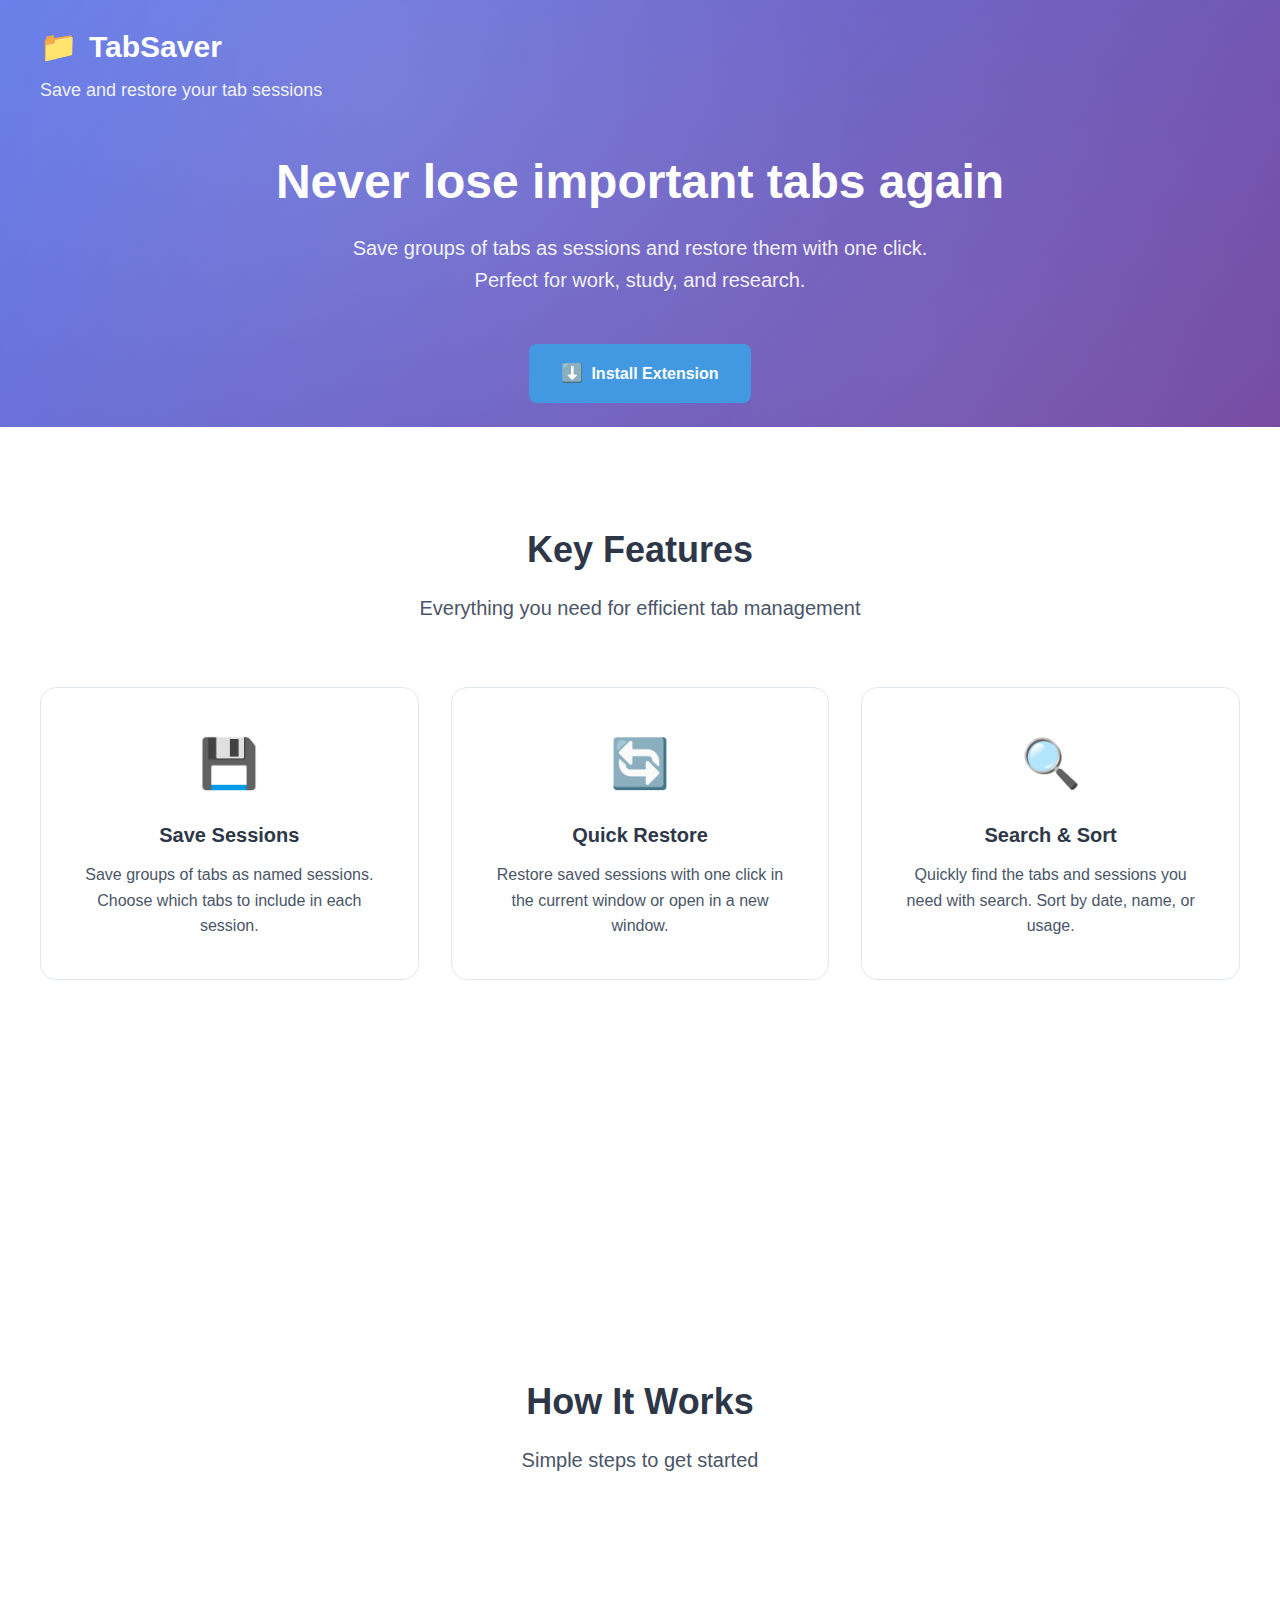
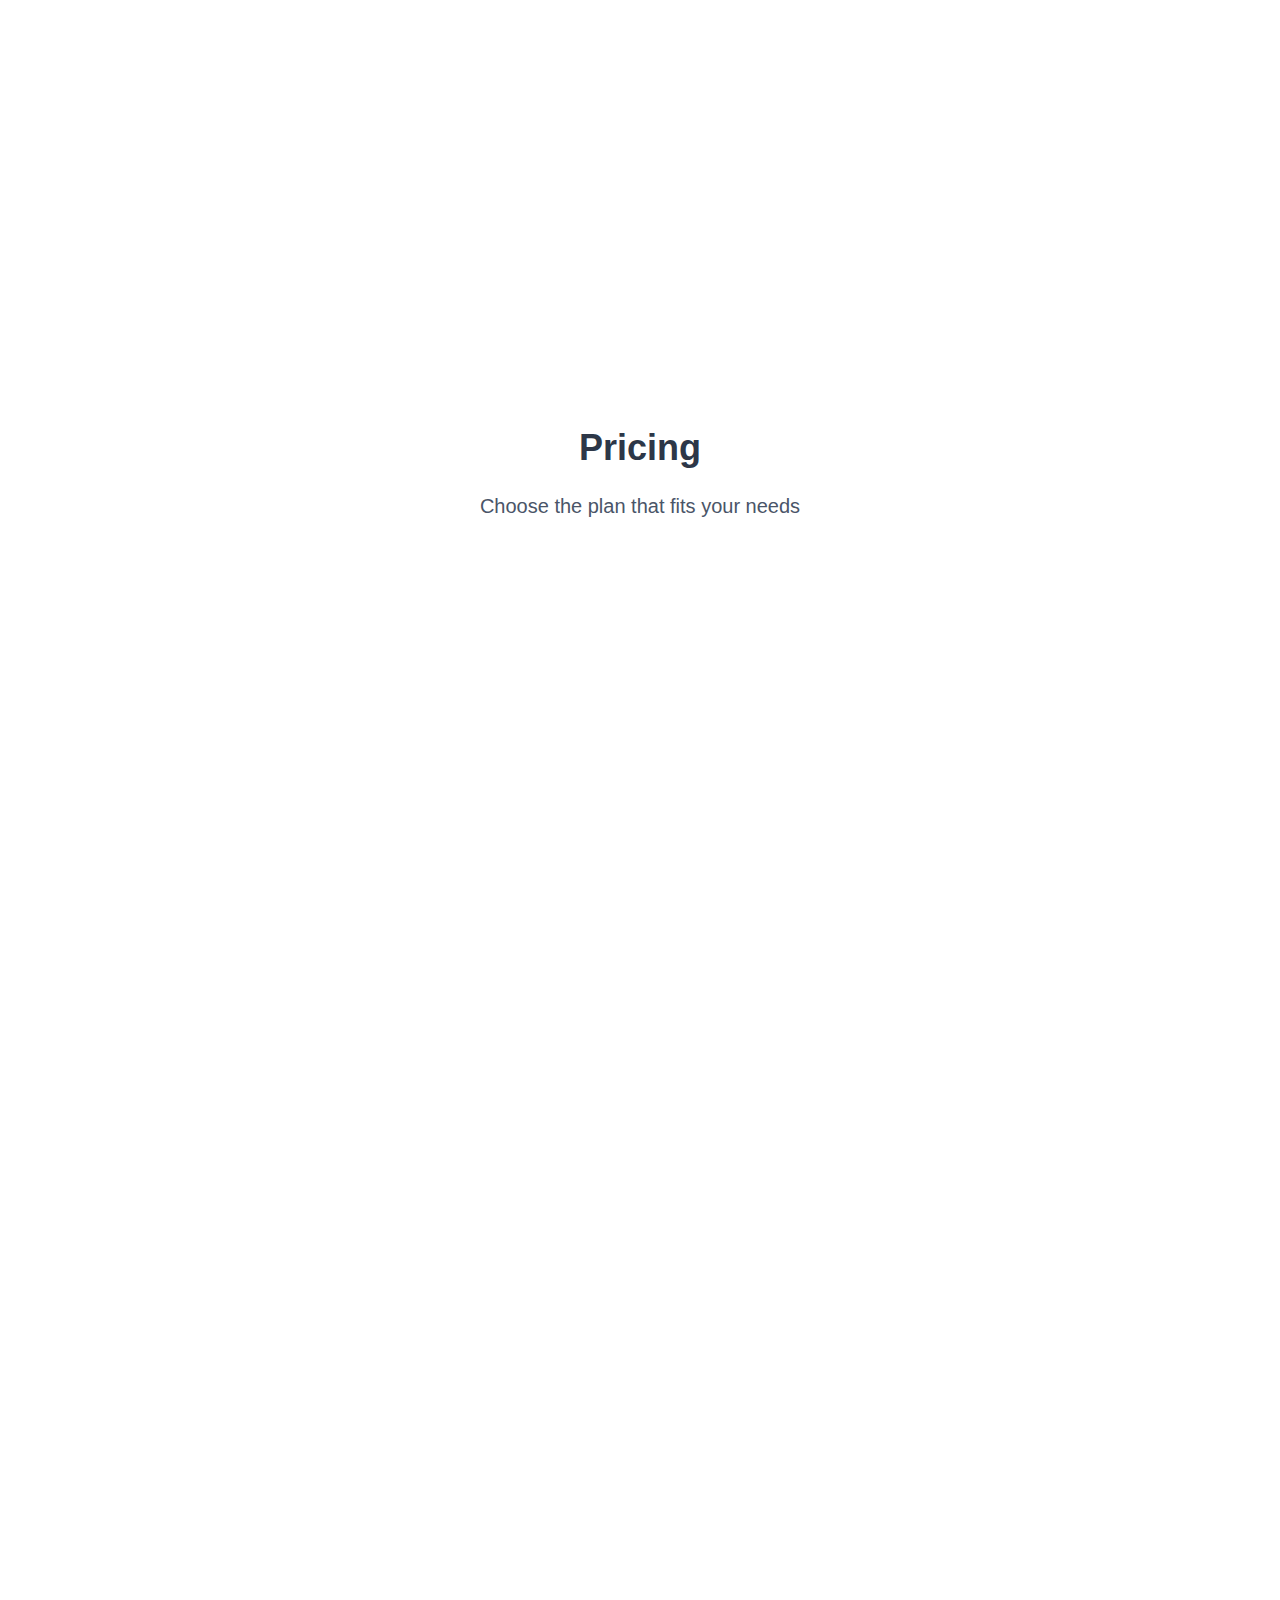
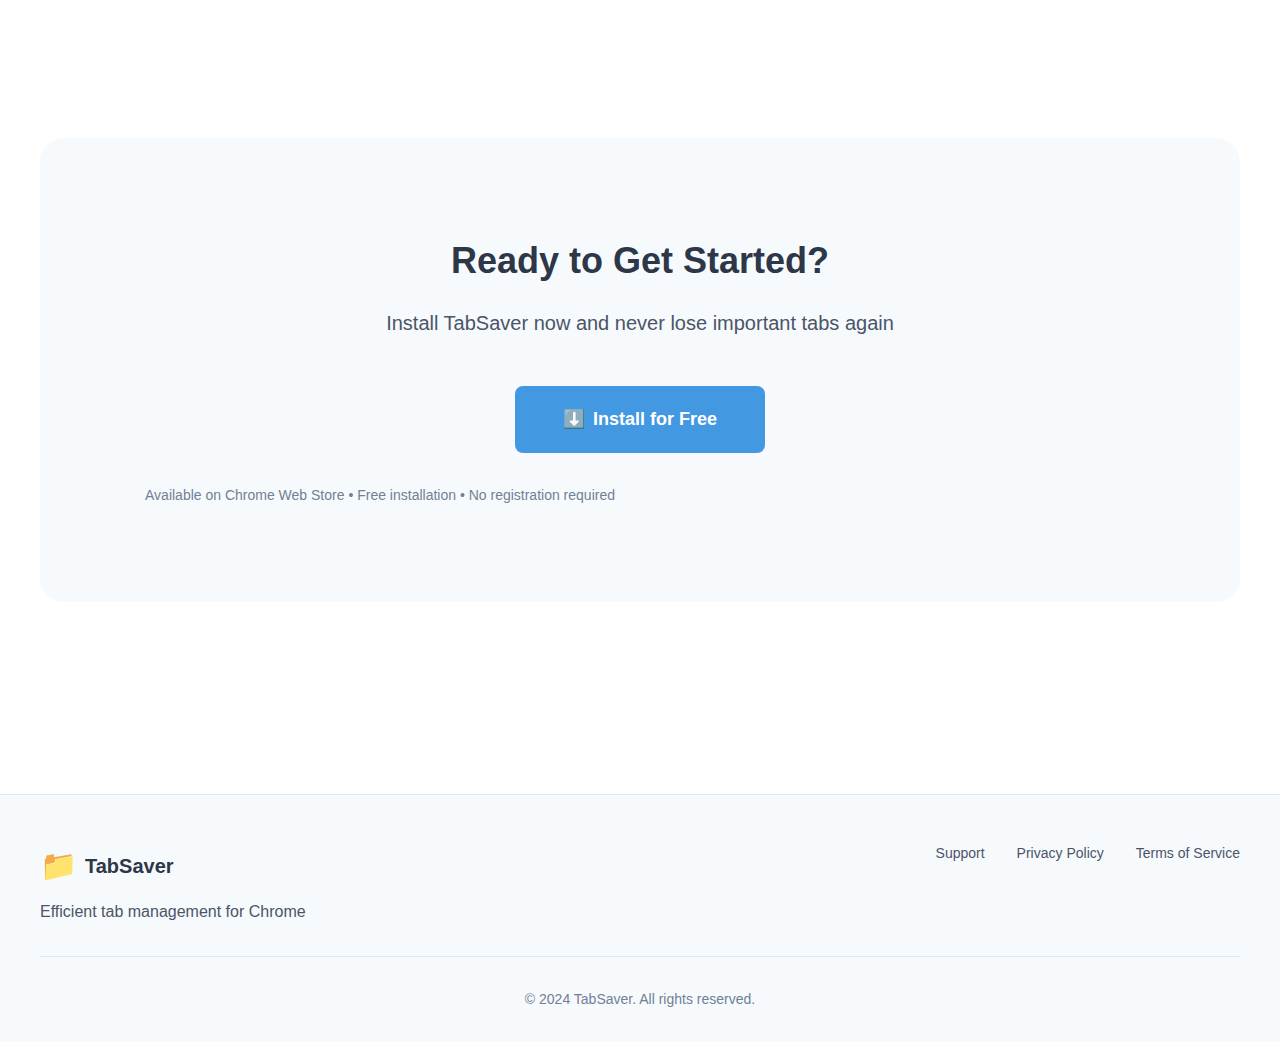
<file: index.html>
<!DOCTYPE html>
<html lang="en">
<head>
    <meta charset="UTF-8">
    <meta name="viewport" content="width=device-width, initial-scale=1.0">
    <title>TabSaver - Save and restore your tab sessions</title>
    <meta name="description" content="TabSaver - Chrome extension that allows you to save and restore tab sessions. Never lose important tabs again!">
    <link rel="stylesheet" href="style.css">
    <link rel="icon" href="data:image/svg+xml,<svg xmlns='http://www.w3.org/2000/svg' viewBox='0 0 100 100'><text y='.9em' font-size='90'>📁</text></svg>">
</head>
<body>
    <div class="container">
        <!-- Header -->
        <header class="header">
            <div class="header-content">
                <div class="header-left">
                    <div class="logo">
                        <span class="logo-icon">📁</span>
                        <h1 class="title">TabSaver</h1>
                    </div>
                    <p class="subtitle">Save and restore your tab sessions</p>
                </div>
            </div>
            
            <!-- Hero Section -->
            <div class="hero-section">
                <h2 class="hero-title">Never lose important tabs again</h2>
                <p class="hero-description">
                    Save groups of tabs as sessions and restore them with one click. 
                    Perfect for work, study, and research.
                </p>
                <div class="hero-actions">
                    <a href="#" class="btn btn-primary install-btn" id="installBtn">
                        <span class="btn-icon">⬇️</span>
                        Install Extension
                    </a>
                </div>
            </div>
        </header>

        <!-- Main Content -->
        <main class="main-content">
            <!-- Features Section -->
            <section class="features-section">
                <div class="section-header">
                    <h2>Key Features</h2>
                    <p>Everything you need for efficient tab management</p>
                </div>
                
                <div class="features-grid">
                    <div class="feature-card">
                        <div class="feature-icon">💾</div>
                        <h3>Save Sessions</h3>
                        <p>Save groups of tabs as named sessions. Choose which tabs to include in each session.</p>
                    </div>
                    
                    <div class="feature-card">
                        <div class="feature-icon">🔄</div>
                        <h3>Quick Restore</h3>
                        <p>Restore saved sessions with one click in the current window or open in a new window.</p>
                    </div>
                    
                    <div class="feature-card">
                        <div class="feature-icon">🔍</div>
                        <h3>Search & Sort</h3>
                        <p>Quickly find the tabs and sessions you need with search. Sort by date, name, or usage.</p>
                    </div>
                    
                    <div class="feature-card premium">
                        <div class="feature-icon">⚡</div>
                        <div class="premium-badge">Premium</div>
                        <h3>Export & Import</h3>
                        <p>Export sessions to JSON files and import them on other devices for seamless sync.</p>
                    </div>
                    
                    <div class="feature-card premium">
                        <div class="feature-icon">∞</div>
                        <div class="premium-badge">Premium</div>
                        <h3>Unlimited Sessions</h3>
                        <p>Create unlimited number of sessions without any restrictions or limits.</p>
                    </div>
                </div>
            </section>

            <!-- How it works Section -->
            <section class="how-it-works">
                <div class="section-header">
                    <h2>How It Works</h2>
                    <p>Simple steps to get started</p>
                </div>
                
                <div class="steps-grid">
                    <div class="step-card">
                        <div class="step-number">1</div>
                        <h3>Select Tabs</h3>
                        <p>Open the extension and select the tabs you want to save in a session</p>
                    </div>
                    
                    <div class="step-card">
                        <div class="step-number">2</div>
                        <h3>Name Your Session</h3>
                        <p>Enter a meaningful name for your session to easily find it later</p>
                    </div>
                    
                    <div class="step-card">
                        <div class="step-number">3</div>
                        <h3>Save Session</h3>
                        <p>Click the "Save" button and your session will be available for restoration</p>
                    </div>
                    
                    <div class="step-card">
                        <div class="step-number">4</div>
                        <h3>Restore When Needed</h3>
                        <p>Open the extension and restore any saved session with a single click</p>
                    </div>
                </div>
            </section>

            <!-- Pricing Section -->
            <section class="pricing-section">
                <div class="section-header">
                    <h2>Pricing</h2>
                    <p>Choose the plan that fits your needs</p>
                </div>
                
                <div class="pricing-grid">
                    <div class="price-card">
                        <div class="plan-name">Free</div>
                        <div class="plan-price">
                            <span class="price">$0</span>
                            <span class="period">/forever</span>
                        </div>
                        <ul class="plan-features">
                            <li>✅ Up to 5 sessions</li>
                            <li>✅ Save and restore</li>
                            <li>✅ Search and sort</li>
                        </ul>
                        <button class="btn btn-secondary plan-btn">Get Started Free</button>
                    </div>
                    
                    <div class="price-card">
                        <div class="plan-name">Premium Monthly</div>
                        <div class="plan-price">
                            <span class="price">$2.99</span>
                            <span class="period">/month</span>
                        </div>
                        <ul class="plan-features">
                            <li>✅ Unlimited sessions</li>
                            <li>✅ Export to JSON</li>
                            <li>✅ Import sessions</li>
                            <li>✅ Priority support</li>
                            <li>✅ All free features</li>
                        </ul>
                        <button class="btn btn-premium plan-btn">Choose Monthly</button>
                    </div>
                    
                    <div class="price-card recommended">
                        <div class="recommended-badge">Best Value</div>
                        <div class="plan-name">Premium Yearly</div>
                        <div class="plan-price">
                            <span class="price">$24.99</span>
                            <span class="period">/year</span>
                        </div>
                        <div class="plan-savings">Save 30%</div>
                        <ul class="plan-features">
                            <li>✅ Unlimited sessions</li>
                            <li>✅ Export to JSON</li>
                            <li>✅ Import sessions</li>
                            <li>✅ Priority support</li>
                            <li>✅ All free features</li>
                        </ul>
                        <button class="btn btn-premium plan-btn">Choose Yearly</button>
                    </div>
                </div>
            </section>

            <!-- CTA Section -->
            <section class="cta-section">
                <div class="cta-content">
                    <h2>Ready to Get Started?</h2>
                    <p>Install TabSaver now and never lose important tabs again</p>
                    <div class="cta-actions">
                        <a href="#" class="btn btn-primary install-btn-large" id="installBtnLarge">
                            <span class="btn-icon">⬇️</span>
                            Install for Free
                        </a>
                    </div>
                    <div class="cta-note">
                        <p>Available on Chrome Web Store • Free installation • No registration required</p>
                    </div>
                </div>
            </section>
        </main>

        <!-- Footer -->
        <footer class="footer">
            <div class="footer-content">
                <div class="footer-left">
                    <div class="footer-logo">
                        <span class="logo-icon">📁</span>
                        <span class="logo-text">TabSaver</span>
                    </div>
                    <p class="footer-description">Efficient tab management for Chrome</p>
                </div>
                <div class="footer-right">
                    <div class="footer-links">
                        <a href="mailto:tigran.ayrumyan@mail.ru" class="footer-link">Support</a>
                        <a href="#" class="footer-link">Privacy Policy</a>
                        <a href="http://tigerveneno.online/terms-and-conditions/" class="footer-link">Terms of Service</a>
                    </div>
                </div>
            </div>
            <div class="footer-bottom">
                <p>&copy; 2024 TabSaver. All rights reserved.</p>
            </div>
        </footer>

    </div>

    <script src="script.js"></script>
</body>
</html>
</file>
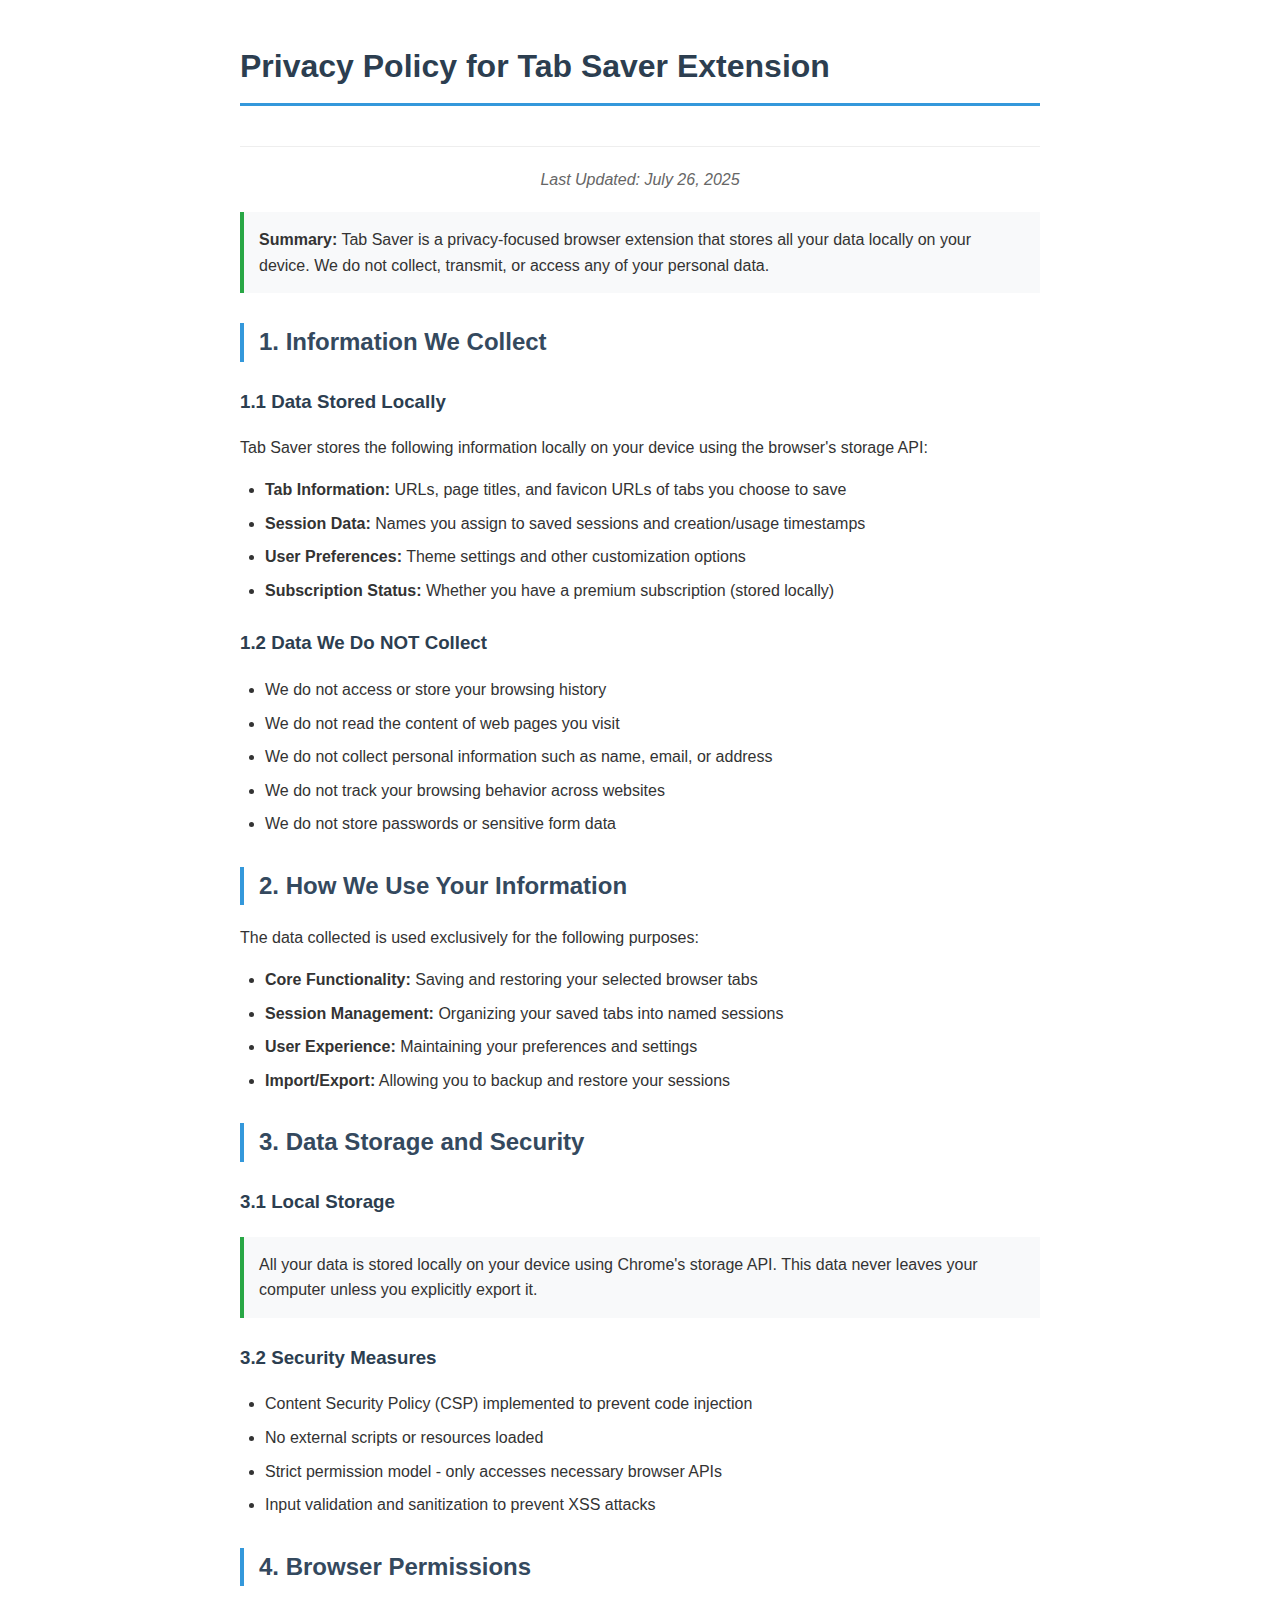
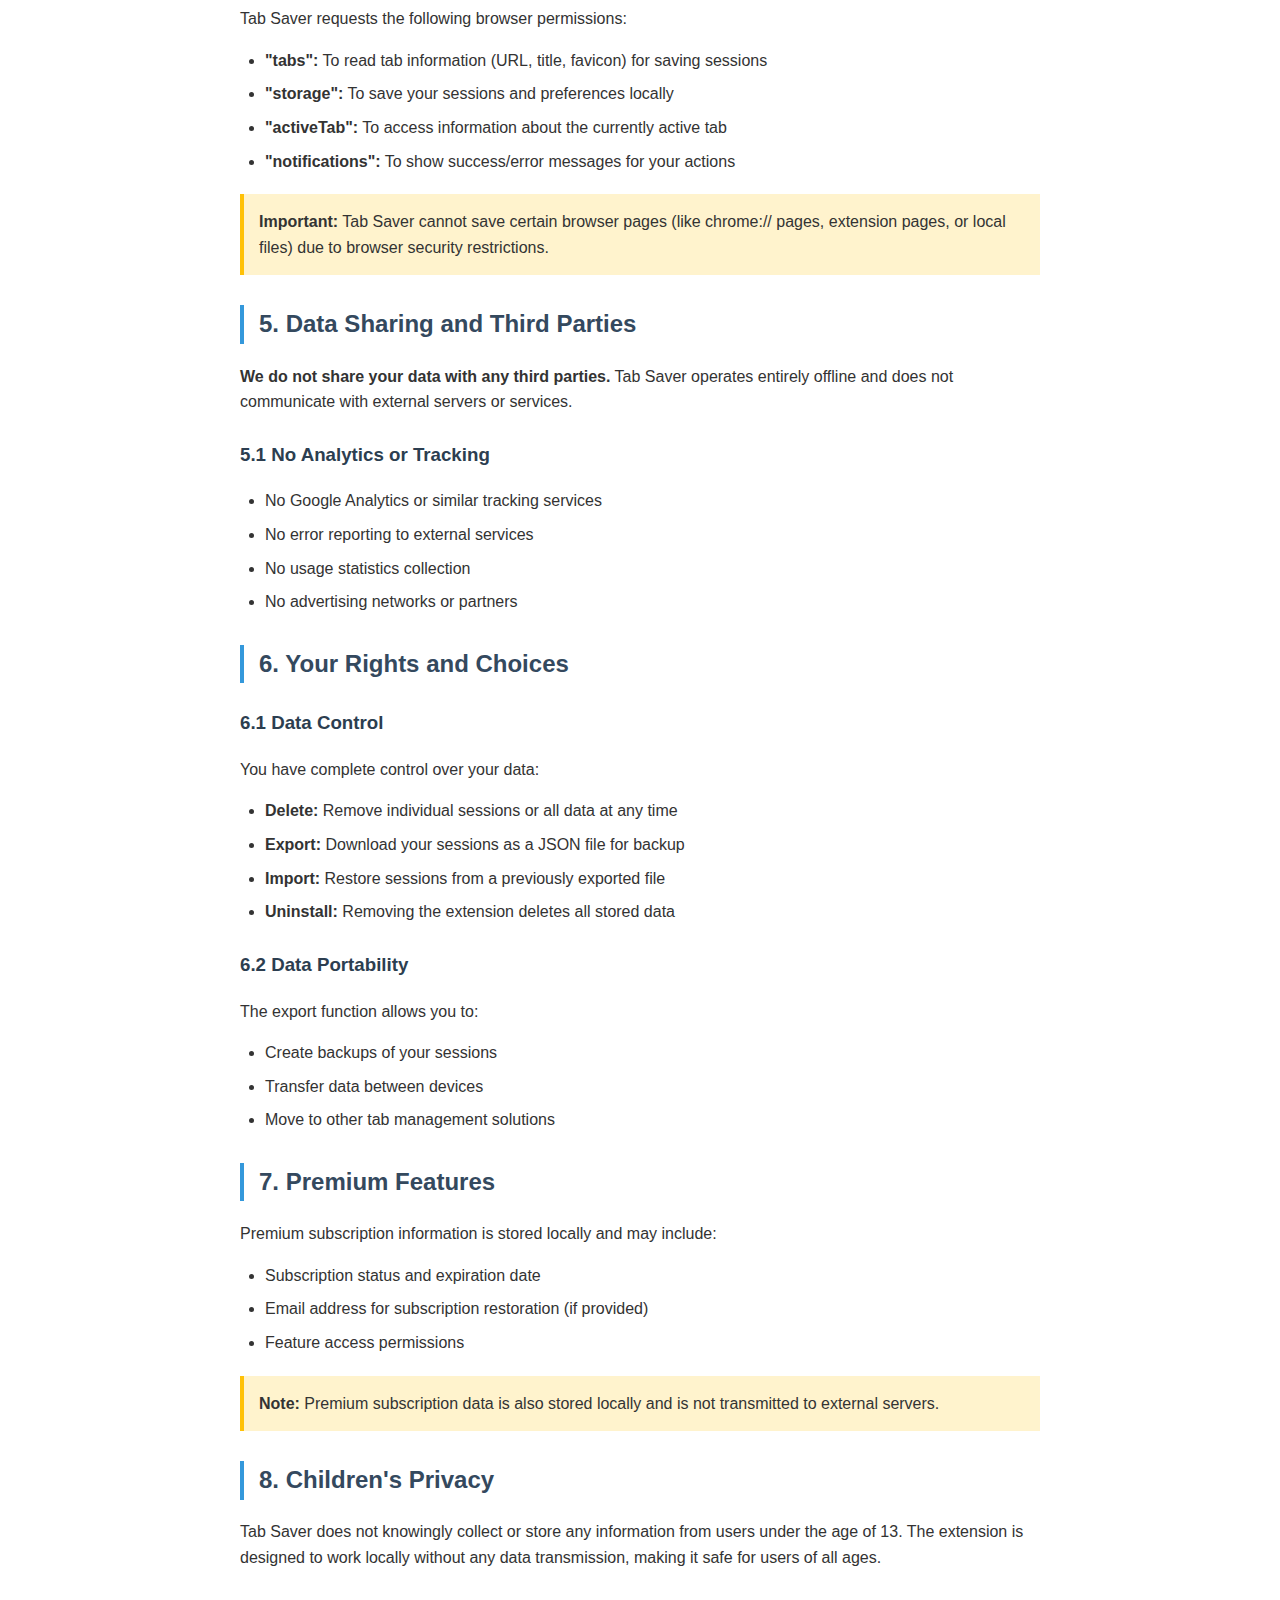
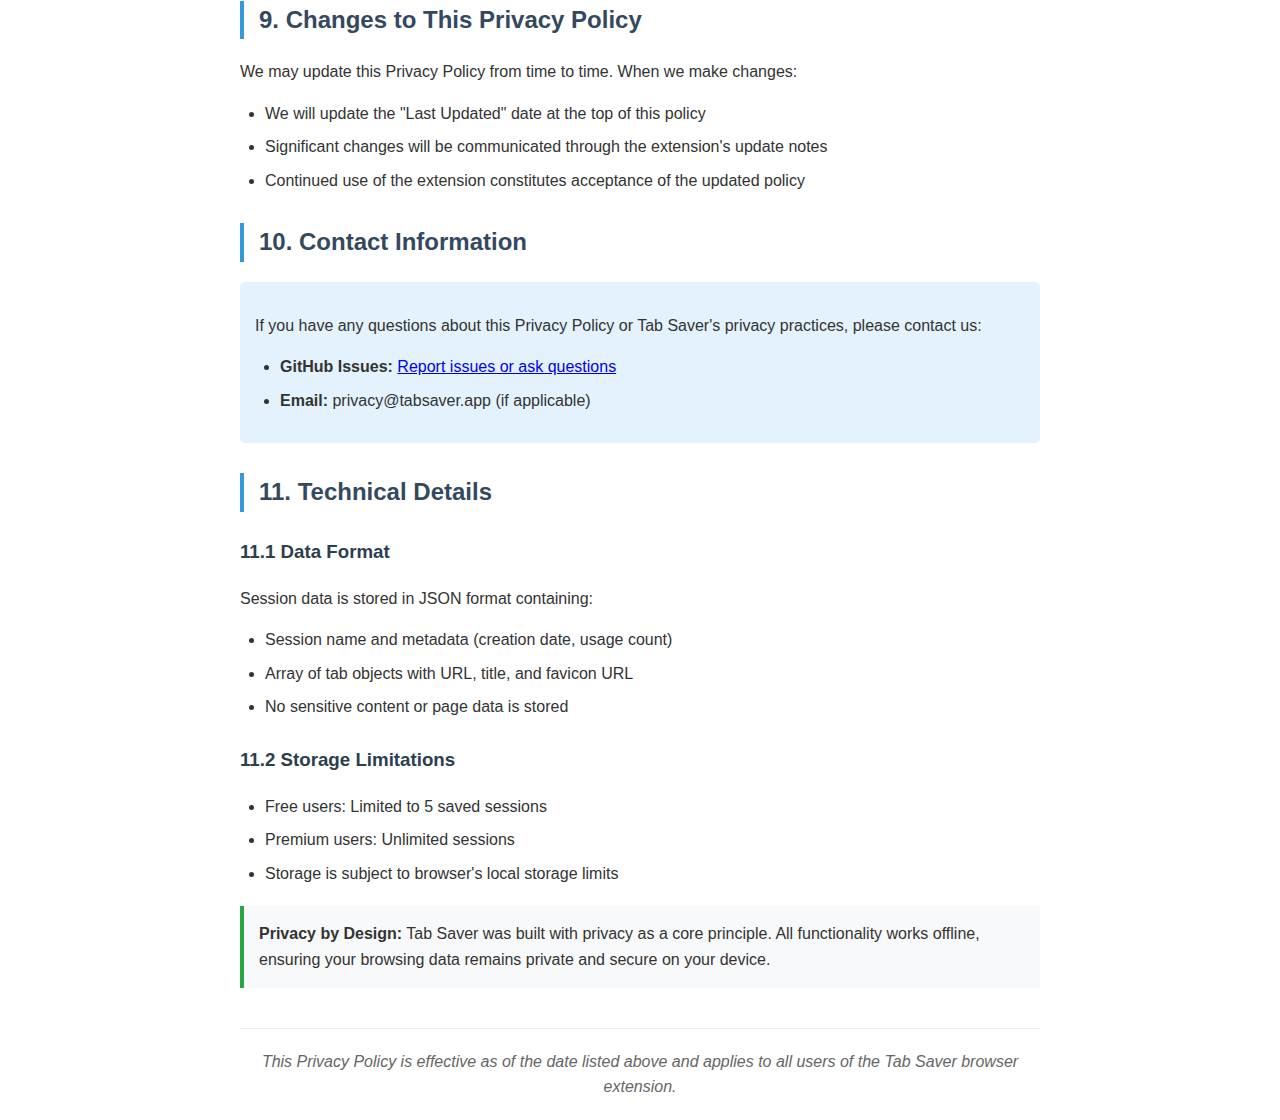
<file: privacy-policy/index.html>
<!DOCTYPE html>
<html lang="en">
<head>
    <meta charset="UTF-8">
    <meta name="viewport" content="width=device-width, initial-scale=1.0">
    <title>Tab Saver - Privacy Policy</title>
    <style>
        body {
            font-family: -apple-system, BlinkMacSystemFont, 'Segoe UI', Roboto, Oxygen, Ubuntu, Cantarell, sans-serif;
            line-height: 1.6;
            max-width: 800px;
            margin: 0 auto;
            padding: 20px;
            color: #333;
            background-color: #fff;
        }
        
        h1 {
            color: #2c3e50;
            border-bottom: 3px solid #3498db;
            padding-bottom: 10px;
        }
        
        h2 {
            color: #34495e;
            margin-top: 30px;
            border-left: 4px solid #3498db;
            padding-left: 15px;
        }
        
        h3 {
            color: #2c3e50;
            margin-top: 25px;
        }
        
        .highlight {
            background-color: #f8f9fa;
            border-left: 4px solid #28a745;
            padding: 15px;
            margin: 20px 0;
        }
        
        .warning {
            background-color: #fff3cd;
            border-left: 4px solid #ffc107;
            padding: 15px;
            margin: 20px 0;
        }
        
        .contact-info {
            background-color: #e3f2fd;
            border-radius: 5px;
            padding: 15px;
            margin: 20px 0;
        }
        
        ul, ol {
            margin: 15px 0;
            padding-left: 25px;
        }
        
        li {
            margin: 8px 0;
        }
        
        .last-updated {
            font-style: italic;
            color: #666;
            text-align: center;
            margin-top: 40px;
            padding-top: 20px;
            border-top: 1px solid #eee;
        }
    </style>
</head>
<body>
    <h1>Privacy Policy for Tab Saver Extension</h1>
    
    <div class="last-updated">
        Last Updated: July 26, 2025
    </div>

    <div class="highlight">
        <strong>Summary:</strong> Tab Saver is a privacy-focused browser extension that stores all your data locally on your device. We do not collect, transmit, or access any of your personal data.
    </div>

    <h2>1. Information We Collect</h2>
    
    <h3>1.1 Data Stored Locally</h3>
    <p>Tab Saver stores the following information locally on your device using the browser's storage API:</p>
    <ul>
        <li><strong>Tab Information:</strong> URLs, page titles, and favicon URLs of tabs you choose to save</li>
        <li><strong>Session Data:</strong> Names you assign to saved sessions and creation/usage timestamps</li>
        <li><strong>User Preferences:</strong> Theme settings and other customization options</li>
        <li><strong>Subscription Status:</strong> Whether you have a premium subscription (stored locally)</li>
    </ul>

    <h3>1.2 Data We Do NOT Collect</h3>
    <ul>
        <li>We do not access or store your browsing history</li>
        <li>We do not read the content of web pages you visit</li>
        <li>We do not collect personal information such as name, email, or address</li>
        <li>We do not track your browsing behavior across websites</li>
        <li>We do not store passwords or sensitive form data</li>
    </ul>

    <h2>2. How We Use Your Information</h2>
    
    <p>The data collected is used exclusively for the following purposes:</p>
    <ul>
        <li><strong>Core Functionality:</strong> Saving and restoring your selected browser tabs</li>
        <li><strong>Session Management:</strong> Organizing your saved tabs into named sessions</li>
        <li><strong>User Experience:</strong> Maintaining your preferences and settings</li>
        <li><strong>Import/Export:</strong> Allowing you to backup and restore your sessions</li>
    </ul>

    <h2>3. Data Storage and Security</h2>
    
    <h3>3.1 Local Storage</h3>
    <div class="highlight">
        All your data is stored locally on your device using Chrome's storage API. This data never leaves your computer unless you explicitly export it.
    </div>

    <h3>3.2 Security Measures</h3>
    <ul>
        <li>Content Security Policy (CSP) implemented to prevent code injection</li>
        <li>No external scripts or resources loaded</li>
        <li>Strict permission model - only accesses necessary browser APIs</li>
        <li>Input validation and sanitization to prevent XSS attacks</li>
    </ul>

    <h2>4. Browser Permissions</h2>
    
    <p>Tab Saver requests the following browser permissions:</p>
    <ul>
        <li><strong>"tabs":</strong> To read tab information (URL, title, favicon) for saving sessions</li>
        <li><strong>"storage":</strong> To save your sessions and preferences locally</li>
        <li><strong>"activeTab":</strong> To access information about the currently active tab</li>
        <li><strong>"notifications":</strong> To show success/error messages for your actions</li>
    </ul>

    <div class="warning">
        <strong>Important:</strong> Tab Saver cannot save certain browser pages (like chrome:// pages, extension pages, or local files) due to browser security restrictions.
    </div>

    <h2>5. Data Sharing and Third Parties</h2>
    
    <p><strong>We do not share your data with any third parties.</strong> Tab Saver operates entirely offline and does not communicate with external servers or services.</p>

    <h3>5.1 No Analytics or Tracking</h3>
    <ul>
        <li>No Google Analytics or similar tracking services</li>
        <li>No error reporting to external services</li>
        <li>No usage statistics collection</li>
        <li>No advertising networks or partners</li>
    </ul>

    <h2>6. Your Rights and Choices</h2>
    
    <h3>6.1 Data Control</h3>
    <p>You have complete control over your data:</p>
    <ul>
        <li><strong>Delete:</strong> Remove individual sessions or all data at any time</li>
        <li><strong>Export:</strong> Download your sessions as a JSON file for backup</li>
        <li><strong>Import:</strong> Restore sessions from a previously exported file</li>
        <li><strong>Uninstall:</strong> Removing the extension deletes all stored data</li>
    </ul>

    <h3>6.2 Data Portability</h3>
    <p>The export function allows you to:</p>
    <ul>
        <li>Create backups of your sessions</li>
        <li>Transfer data between devices</li>
        <li>Move to other tab management solutions</li>
    </ul>

    <h2>7. Premium Features</h2>
    
    <p>Premium subscription information is stored locally and may include:</p>
    <ul>
        <li>Subscription status and expiration date</li>
        <li>Email address for subscription restoration (if provided)</li>
        <li>Feature access permissions</li>
    </ul>

    <div class="warning">
        <strong>Note:</strong> Premium subscription data is also stored locally and is not transmitted to external servers.
    </div>

    <h2>8. Children's Privacy</h2>
    
    <p>Tab Saver does not knowingly collect or store any information from users under the age of 13. The extension is designed to work locally without any data transmission, making it safe for users of all ages.</p>

    <h2>9. Changes to This Privacy Policy</h2>
    
    <p>We may update this Privacy Policy from time to time. When we make changes:</p>
    <ul>
        <li>We will update the "Last Updated" date at the top of this policy</li>
        <li>Significant changes will be communicated through the extension's update notes</li>
        <li>Continued use of the extension constitutes acceptance of the updated policy</li>
    </ul>

    <h2>10. Contact Information</h2>
    
    <div class="contact-info">
        <p>If you have any questions about this Privacy Policy or Tab Saver's privacy practices, please contact us:</p>
        <ul>
            <li><strong>GitHub Issues:</strong> <a href="https://github.com/your-username/tab-saver/issues">Report issues or ask questions</a></li>
            <li><strong>Email:</strong> privacy@tabsaver.app (if applicable)</li>
        </ul>
    </div>

    <h2>11. Technical Details</h2>
    
    <h3>11.1 Data Format</h3>
    <p>Session data is stored in JSON format containing:</p>
    <ul>
        <li>Session name and metadata (creation date, usage count)</li>
        <li>Array of tab objects with URL, title, and favicon URL</li>
        <li>No sensitive content or page data is stored</li>
    </ul>

    <h3>11.2 Storage Limitations</h3>
    <ul>
        <li>Free users: Limited to 5 saved sessions</li>
        <li>Premium users: Unlimited sessions</li>
        <li>Storage is subject to browser's local storage limits</li>
    </ul>

    <div class="highlight">
        <strong>Privacy by Design:</strong> Tab Saver was built with privacy as a core principle. All functionality works offline, ensuring your browsing data remains private and secure on your device.
    </div>

    <div class="last-updated">
        This Privacy Policy is effective as of the date listed above and applies to all users of the Tab Saver browser extension.
    </div>
</body>
</html>
</file>
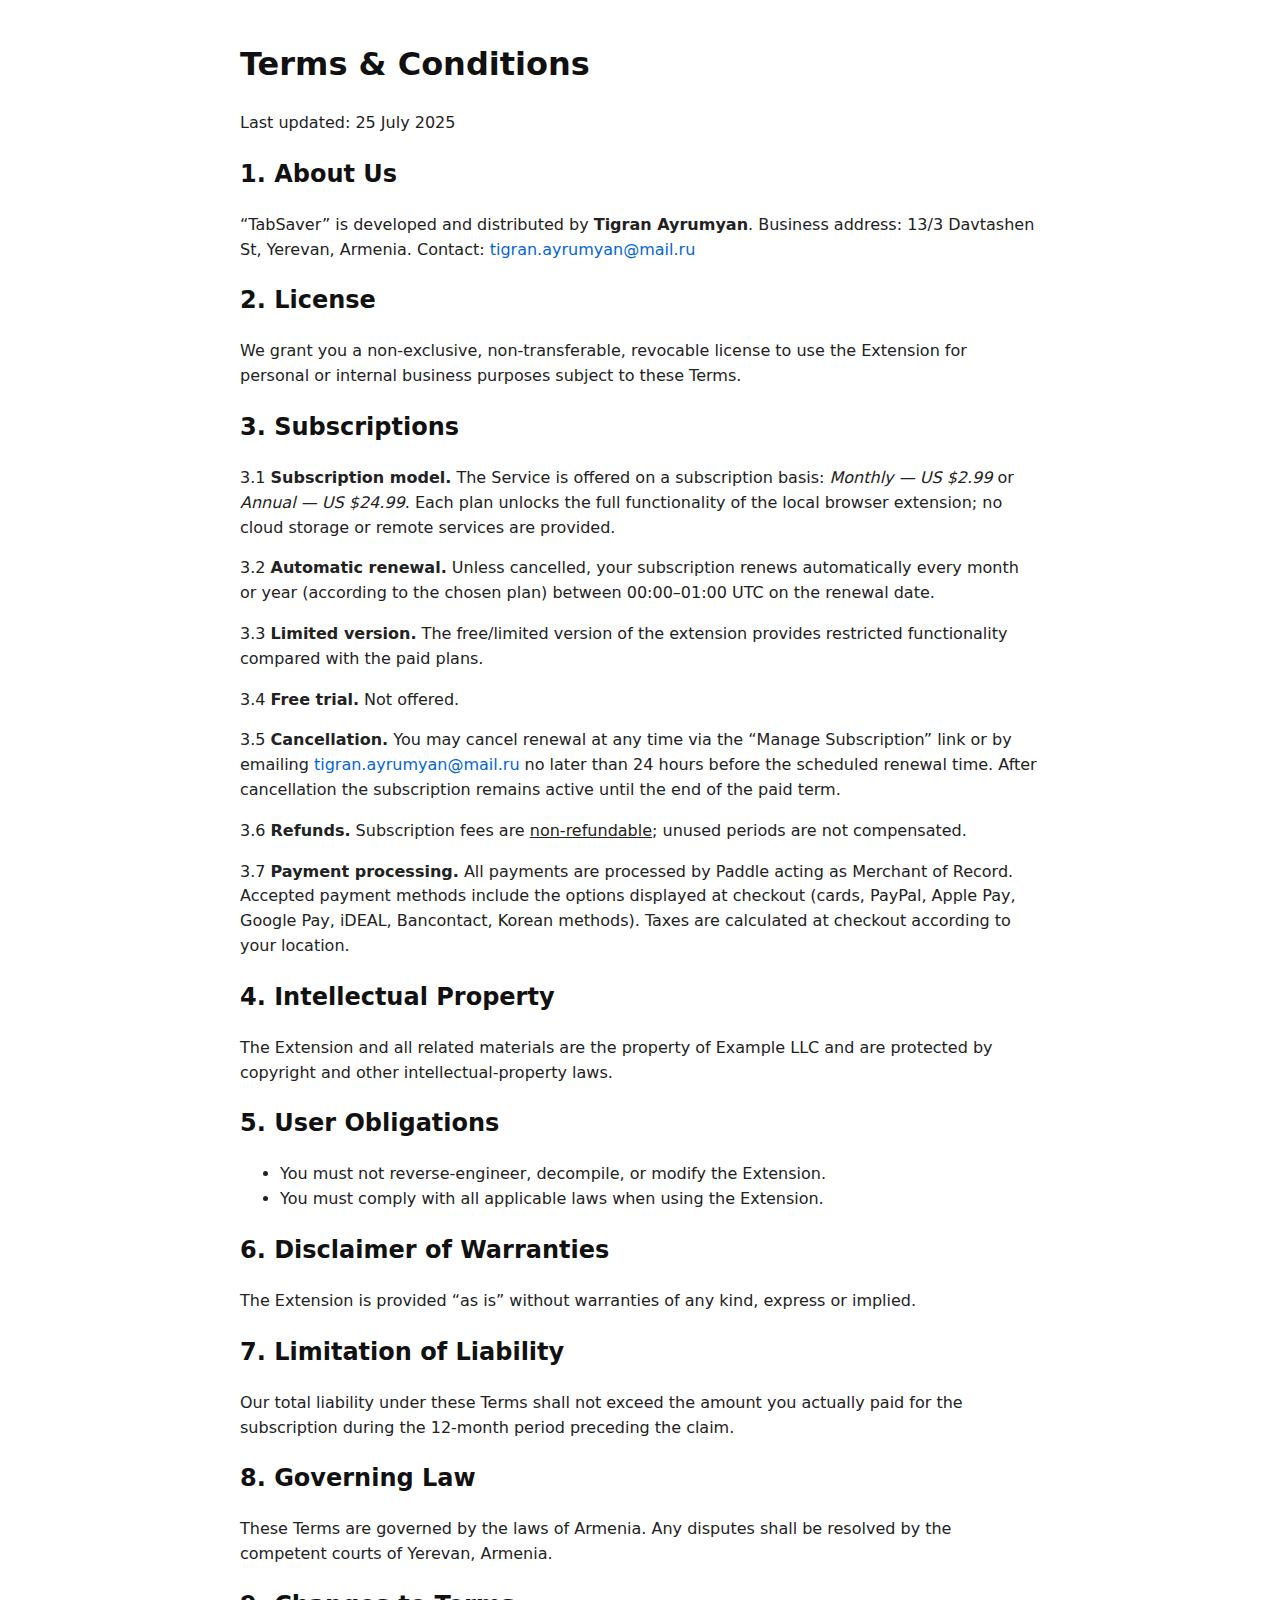
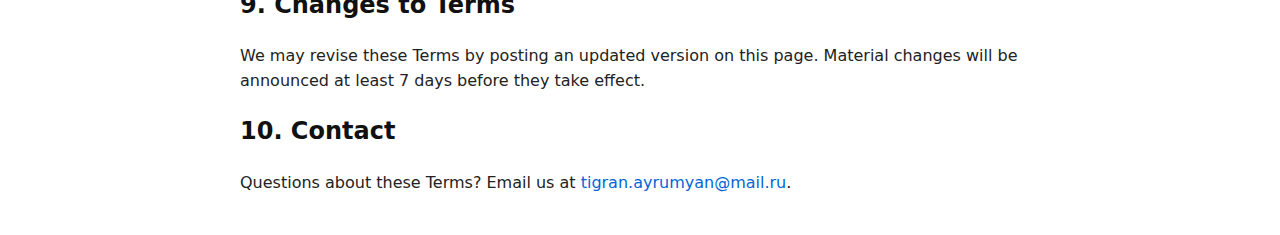
<file: terms-and-conditions/index.html>
<!doctype html>
<html lang="en">
<head>
  <meta charset="UTF-8">
  <title>Terms & Conditions – MyExtension</title>
  <meta name="viewport" content="width=device-width,initial-scale=1">
  <style>
    body{max-width:800px;margin:40px auto;font-family:system-ui,Arial,sans-serif;line-height:1.55;color:#222;padding:0 15px}
    h1,h2,h3{color:#111}
    code{background:#f5f5f5;padding:2px 4px;border-radius:4px}
    a{color:#0366d6;text-decoration:none}
    a:hover{text-decoration:underline}
  </style>
</head>
<body>

<h1>Terms & Conditions</h1>
<p>Last updated: 25 July 2025</p>

<h2>1. About Us</h2>
<p>“TabSaver” is developed and distributed by <strong>Tigran Ayrumyan</strong>.  
  Business address: 13/3 Davtashen St, Yerevan, Armenia.  
Contact: <a href="mailto:tigran.ayrumyan@mail.ru">tigran.ayrumyan@mail.ru</a></p>

<h2>2. License</h2>
<p>We grant you a non-exclusive, non-transferable, revocable license to use the Extension for personal or internal business purposes subject to these Terms.</p>

<h2>3. Subscriptions</h2>
<p>3.1 <strong>Subscription model.</strong> The Service is offered on a subscription basis: <em>Monthly — US $2.99</em> or <em>Annual — US $24.99</em>. Each plan unlocks the full functionality of the local browser extension; no cloud storage or remote services are provided.</p>
<p>3.2 <strong>Automatic renewal.</strong> Unless cancelled, your subscription renews automatically every month or year (according to the chosen plan) between 00:00–01:00 UTC on the renewal date.</p>
<p>3.3 <strong>Limited version.</strong> The free/limited version of the extension provides restricted functionality compared with the paid plans.</p>
<p>3.4 <strong>Free trial.</strong> Not offered.</p>
<p>3.5 <strong>Cancellation.</strong> You may cancel renewal at any time via the “Manage Subscription” link or by emailing <a href="mailto:tigran.ayrumyan@mail.ru">tigran.ayrumyan@mail.ru</a> no later than 24 hours before the scheduled renewal time. After cancellation the subscription remains active until the end of the paid term.</p>
<p>3.6 <strong>Refunds.</strong> Subscription fees are <u>non-refundable</u>; unused periods are not compensated.</p>
<p>3.7 <strong>Payment processing.</strong> All payments are processed by Paddle acting as Merchant of Record. Accepted payment methods include the options displayed at checkout (cards, PayPal, Apple Pay, Google Pay, iDEAL, Bancontact, Korean methods). Taxes are calculated at checkout according to your location.</p>

<h2>4. Intellectual Property</h2>
<p>The Extension and all related materials are the property of Example LLC and are protected by copyright and other intellectual-property laws.</p>

<h2>5. User Obligations</h2>
<ul>
  <li>You must not reverse-engineer, decompile, or modify the Extension.</li>
  <li>You must comply with all applicable laws when using the Extension.</li>
</ul>

<h2>6. Disclaimer of Warranties</h2>
<p>The Extension is provided “as is” without warranties of any kind, express or implied.</p>

<h2>7. Limitation of Liability</h2>
<p>Our total liability under these Terms shall not exceed the amount you actually paid for the subscription during the 12-month period preceding the claim.</p>

<h2>8. Governing Law</h2>
<p>These Terms are governed by the laws of Armenia. Any disputes shall be resolved by the competent courts of Yerevan, Armenia.</p>

<h2>9. Changes to Terms</h2>
<p>We may revise these Terms by posting an updated version on this page. Material changes will be announced at least 7 days before they take effect.</p>

<h2>10. Contact</h2>
<p>Questions about these Terms? Email us at <a href="mailto:tigran.ayrumyan@mail.ru">tigran.ayrumyan@mail.ru</a>.</p>

</body>
</html>
</file>
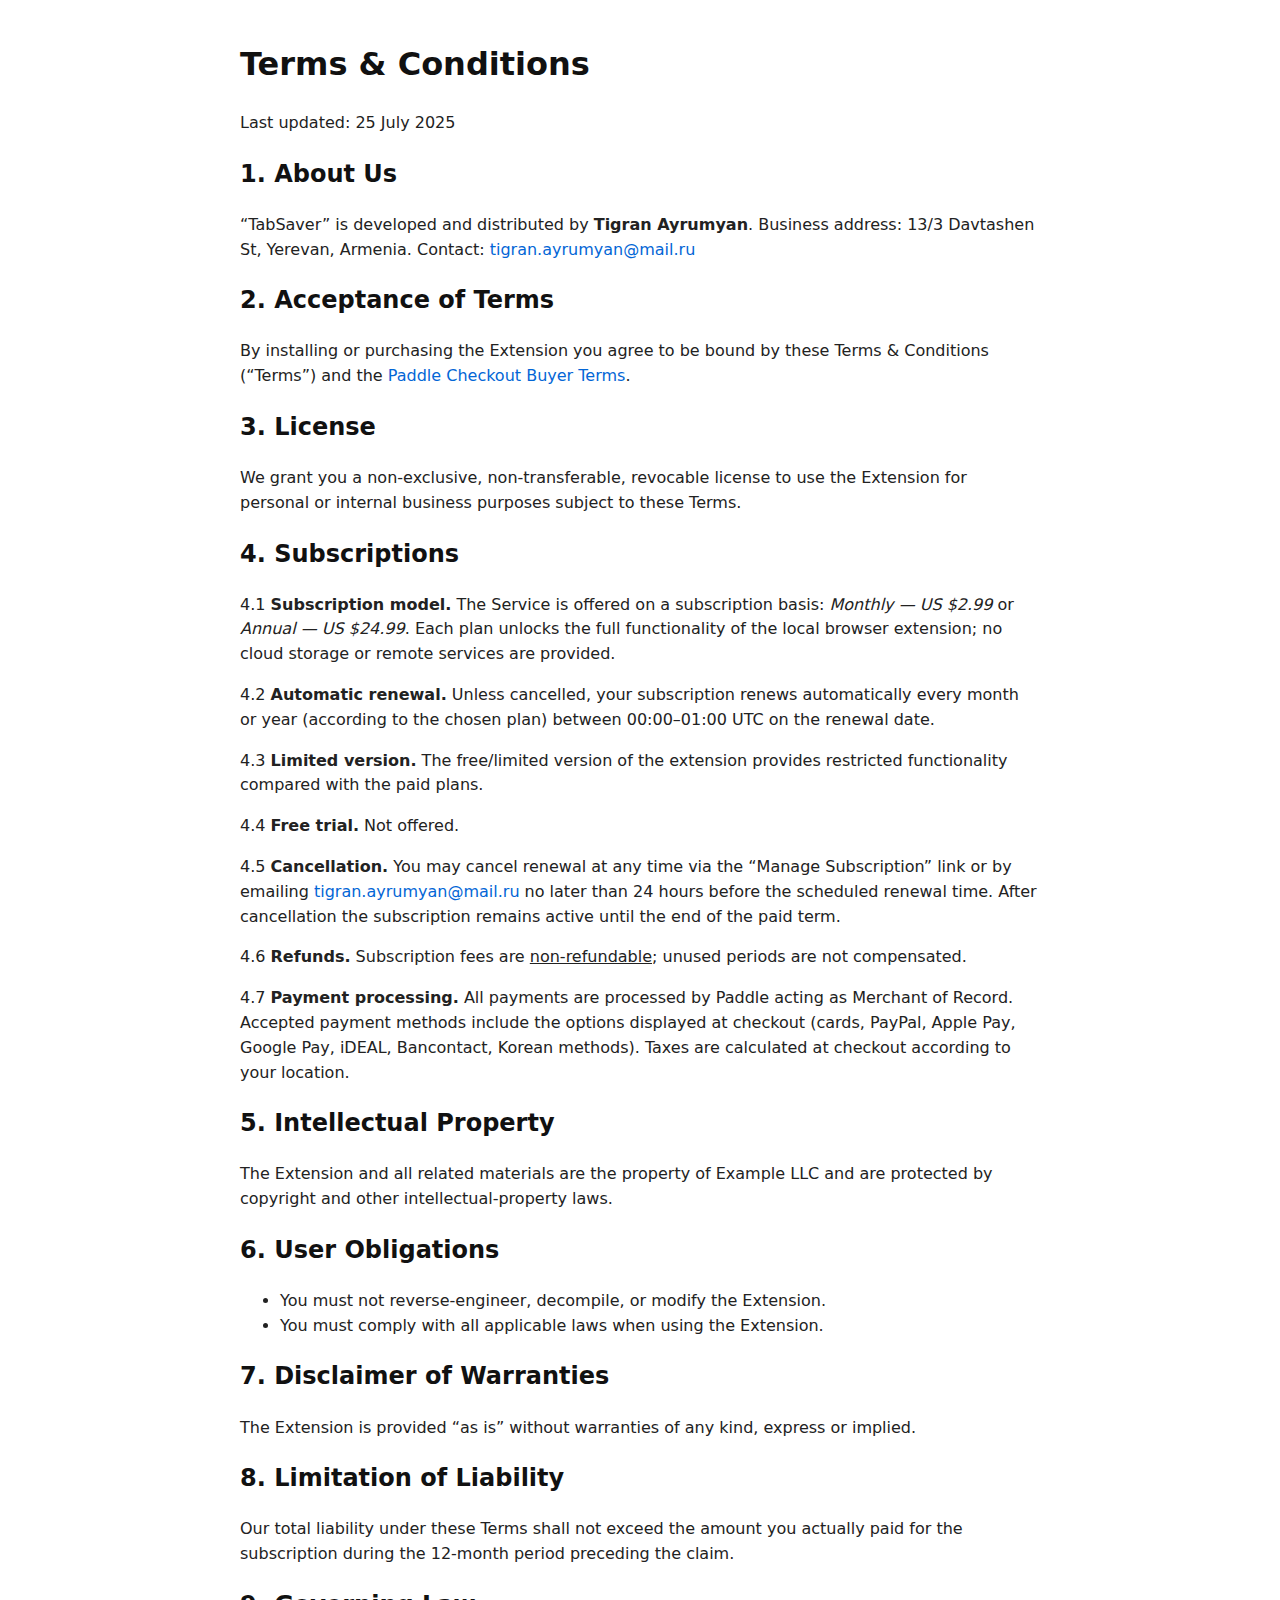
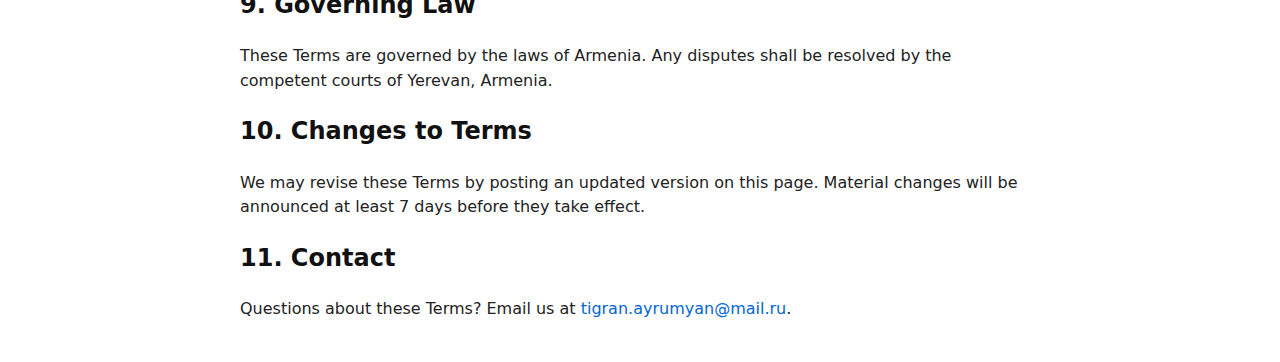
<file: terms.html>
<!doctype html>
<html lang="en">
<head>
  <meta charset="UTF-8">
  <title>Terms & Conditions – MyExtension</title>
  <meta name="viewport" content="width=device-width,initial-scale=1">
  <style>
    body{max-width:800px;margin:40px auto;font-family:system-ui,Arial,sans-serif;line-height:1.55;color:#222;padding:0 15px}
    h1,h2,h3{color:#111}
    code{background:#f5f5f5;padding:2px 4px;border-radius:4px}
    a{color:#0366d6;text-decoration:none}
    a:hover{text-decoration:underline}
  </style>
</head>
<body>

<h1>Terms & Conditions</h1>
<p>Last updated: 25 July 2025</p>

<h2>1. About Us</h2>
<p>“TabSaver” is developed and distributed by <strong>Tigran Ayrumyan</strong>.  
  Business address: 13/3 Davtashen St, Yerevan, Armenia.  
Contact: <a href="mailto:tigran.ayrumyan@mail.ru">tigran.ayrumyan@mail.ru</a></p>

<h2>2. Acceptance of Terms</h2>
<p>By installing or purchasing the Extension you agree to be bound by these Terms & Conditions (“Terms”) and the <a href="https://www.paddle.com/legal/checkout-buyer-terms" target="_blank">Paddle Checkout Buyer Terms</a>.</p>

<h2>3. License</h2>
<p>We grant you a non-exclusive, non-transferable, revocable license to use the Extension for personal or internal business purposes subject to these Terms.</p>

<h2>4. Subscriptions</h2>
<p>4.1 <strong>Subscription model.</strong> The Service is offered on a subscription basis: <em>Monthly — US $2.99</em> or <em>Annual — US $24.99</em>. Each plan unlocks the full functionality of the local browser extension; no cloud storage or remote services are provided.</p>
<p>4.2 <strong>Automatic renewal.</strong> Unless cancelled, your subscription renews automatically every month or year (according to the chosen plan) between 00:00–01:00 UTC on the renewal date.</p>
<p>4.3 <strong>Limited version.</strong> The free/limited version of the extension provides restricted functionality compared with the paid plans.</p>
<p>4.4 <strong>Free trial.</strong> Not offered.</p>
<p>4.5 <strong>Cancellation.</strong> You may cancel renewal at any time via the “Manage Subscription” link or by emailing <a href="mailto:tigran.ayrumyan@mail.ru">tigran.ayrumyan@mail.ru</a> no later than 24 hours before the scheduled renewal time. After cancellation the subscription remains active until the end of the paid term.</p>
<p>4.6 <strong>Refunds.</strong> Subscription fees are <u>non-refundable</u>; unused periods are not compensated.</p>
<p>4.7 <strong>Payment processing.</strong> All payments are processed by Paddle acting as Merchant of Record. Accepted payment methods include the options displayed at checkout (cards, PayPal, Apple Pay, Google Pay, iDEAL, Bancontact, Korean methods). Taxes are calculated at checkout according to your location.</p>

<h2>5. Intellectual Property</h2>
<p>The Extension and all related materials are the property of Example LLC and are protected by copyright and other intellectual-property laws.</p>

<h2>6. User Obligations</h2>
<ul>
  <li>You must not reverse-engineer, decompile, or modify the Extension.</li>
  <li>You must comply with all applicable laws when using the Extension.</li>
</ul>

<h2>7. Disclaimer of Warranties</h2>
<p>The Extension is provided “as is” without warranties of any kind, express or implied.</p>

<h2>8. Limitation of Liability</h2>
<p>Our total liability under these Terms shall not exceed the amount you actually paid for the subscription during the 12-month period preceding the claim.</p>

<h2>9. Governing Law</h2>
<p>These Terms are governed by the laws of Armenia. Any disputes shall be resolved by the competent courts of Yerevan, Armenia.</p>

<h2>10. Changes to Terms</h2>
<p>We may revise these Terms by posting an updated version on this page. Material changes will be announced at least 7 days before they take effect.</p>

<h2>11. Contact</h2>
<p>Questions about these Terms? Email us at <a href="mailto:tigran.ayrumyan@mail.ru">tigran.ayrumyan@mail.ru</a>.</p>

</body>
</html>
</file>
<file: style.css>
/* TabSaver Landing Page Styles */
/* Based on the extension's design system */

:root {
    /* Colors from extension */
    --color-primary: #4299e1;
    --color-primary-hover: #3182ce;
    --color-secondary: #718096;
    --color-text-primary: #2d3748;
    --color-text-secondary: #4a5568;
    --color-text-muted: #718096;
    --color-background: #ffffff;
    --color-background-gray: #f7fafc;
    --color-border: #e2e8f0;
    --color-border-hover: #cbd5e0;
    --color-success: #48bb78;
    --color-premium: #667eea;
    --color-premium-secondary: #764ba2;
    --color-premium-hover: #5a67d8;
    --color-gold: #FFD700;
    
    /* Gradients from extension */
    --gradient-primary: linear-gradient(135deg, #667eea 0%, #764ba2 100%);
    --gradient-premium: linear-gradient(45deg, #667eea, #764ba2);
    --gradient-premium-hover: linear-gradient(45deg, #5a6fd8, #6a4190);
    
    /* Spacing */
    --space-xs: 4px;
    --space-sm: 8px;
    --space-md: 12px;
    --space-lg: 16px;
    --space-xl: 20px;
    --space-2xl: 24px;
    --space-3xl: 32px;
    --space-4xl: 40px;
    --space-5xl: 48px;
    --space-6xl: 64px;
    --space-8xl: 96px;
    
    /* Border radius */
    --radius-sm: 3px;
    --radius-md: 4px;
    --radius-lg: 6px;
    --radius-xl: 8px;
    --radius-2xl: 12px;
    --radius-3xl: 16px;
    --radius-4xl: 24px;
    
    /* Transitions */
    --transition-fast: 0.15s ease;
    --transition-base: 0.2s ease;
    --transition-slow: 0.3s ease;
    
    /* Typography */
    --font-size-xs: 12px;
    --font-size-sm: 14px;
    --font-size-md: 16px;
    --font-size-lg: 18px;
    --font-size-xl: 20px;
    --font-size-2xl: 24px;
    --font-size-3xl: 30px;
    --font-size-4xl: 36px;
    --font-size-5xl: 48px;
    --line-height-tight: 1.25;
    --line-height-base: 1.5;
    --line-height-relaxed: 1.6;
    
    /* Shadows */
    --shadow-sm: 0 1px 2px rgba(0, 0, 0, 0.05);
    --shadow-base: 0 2px 4px rgba(0, 0, 0, 0.1);
    --shadow-md: 0 4px 6px rgba(0, 0, 0, 0.1);
    --shadow-lg: 0 4px 12px rgba(102, 126, 234, 0.15);
    --shadow-xl: 0 10px 25px rgba(0, 0, 0, 0.1);
    --shadow-2xl: 0 25px 50px rgba(0, 0, 0, 0.25);
}

/* Dark theme variables */
[data-theme="dark"] {
    --color-primary: #5f7cfa;
    --color-primary-hover: #4c6ef5;
    --color-secondary: #8b9dc3;
    --color-text-primary: #ffffff;
    --color-text-secondary: #f1f5f9;
    --color-text-muted: #cbd5e1;
    --color-background: #0f1419;
    --color-background-gray: #1e293b;
    --color-border: #2d3748;
    --color-border-hover: #4a5568;
    --color-success: #34d399;
    --color-premium: #8b5cf6;
    --color-premium-secondary: #a78bfa;
    --color-premium-hover: #7c3aed;
    --color-gold: #fbbf24;
    
    --shadow-sm: 0 1px 2px rgba(0, 0, 0, 0.8);
    --shadow-base: 0 2px 4px rgba(0, 0, 0, 0.6);
    --shadow-md: 0 4px 6px rgba(0, 0, 0, 0.7);
    --shadow-lg: 0 4px 12px rgba(95, 124, 250, 0.15);
    --shadow-xl: 0 10px 25px rgba(0, 0, 0, 0.8);
    --shadow-2xl: 0 25px 50px rgba(0, 0, 0, 0.9);
}

/* Reset and base styles */
* {
    margin: 0;
    padding: 0;
    box-sizing: border-box;
}

body {
    font-family: -apple-system, BlinkMacSystemFont, 'Segoe UI', Roboto, Oxygen, Ubuntu, Cantarell, sans-serif;
    font-size: var(--font-size-md);
    line-height: var(--line-height-base);
    color: var(--color-text-primary);
    background: var(--color-background);
    transition: var(--transition-base);
}

.container {
    min-height: 100vh;
    display: flex;
    flex-direction: column;
}

/* Header */
.header {
    background: var(--gradient-primary);
    color: var(--color-background);
    padding: var(--space-2xl) var(--space-4xl);
    text-align: center;
    position: relative;
    overflow: hidden;
}

.header::before {
    content: '';
    position: absolute;
    top: 0;
    left: 0;
    right: 0;
    bottom: 0;
    background: radial-gradient(circle at 30% 20%, rgba(255, 255, 255, 0.1) 0%, transparent 50%),
                radial-gradient(circle at 70% 80%, rgba(255, 255, 255, 0.05) 0%, transparent 50%);
    pointer-events: none;
}

.header-content {
    display: flex;
    justify-content: space-between;
    align-items: flex-start;
    margin-bottom: var(--space-5xl);
    position: relative;
    z-index: 1;
}

.header-left {
    text-align: left;
}

.logo {
    display: flex;
    align-items: center;
    gap: var(--space-md);
    margin-bottom: var(--space-sm);
}

.logo-icon {
    font-size: var(--font-size-3xl);
}

.title {
    font-size: var(--font-size-3xl);
    font-weight: 700;
    margin: 0;
}

.subtitle {
    font-size: var(--font-size-lg);
    opacity: 0.9;
    margin: 0;
}

.header-right {
    display: flex;
    align-items: center;
}

.theme-toggle {
    background: rgba(255, 255, 255, 0.1);
    border: 1px solid rgba(255, 255, 255, 0.2);
    color: var(--color-background);
    width: 48px;
    height: 48px;
    border-radius: var(--radius-xl);
    display: flex;
    align-items: center;
    justify-content: center;
    cursor: pointer;
    transition: var(--transition-base);
    font-size: var(--font-size-xl);
}

.theme-toggle:hover {
    background: rgba(255, 255, 255, 0.2);
    transform: translateY(-2px);
}

/* Hero Section */
.hero-section {
    position: relative;
    z-index: 1;
    max-width: 800px;
    margin: 0 auto;
}

.hero-title {
    font-size: var(--font-size-5xl);
    font-weight: 700;
    margin-bottom: var(--space-xl);
    line-height: var(--line-height-tight);
}

.hero-description {
    font-size: var(--font-size-xl);
    opacity: 0.9;
    margin-bottom: var(--space-5xl);
    line-height: var(--line-height-relaxed);
    max-width: 600px;
    margin-left: auto;
    margin-right: auto;
}

.hero-actions {
    display: flex;
    gap: var(--space-xl);
    justify-content: center;
    align-items: center;
    flex-wrap: wrap;
}

/* Main Content */
.main-content {
    flex: 1;
    padding: var(--space-8xl) var(--space-4xl);
}

/* Section Headers */
.section-header {
    text-align: center;
    margin-bottom: var(--space-6xl);
}

.section-header h2 {
    font-size: var(--font-size-4xl);
    font-weight: 700;
    color: var(--color-text-primary);
    margin-bottom: var(--space-lg);
}

.section-header p {
    font-size: var(--font-size-xl);
    color: var(--color-text-secondary);
    max-width: 600px;
    margin: 0 auto;
}

/* Button System */
.btn {
    border: none;
    border-radius: var(--radius-xl);
    padding: var(--space-lg) var(--space-3xl);
    font-size: var(--font-size-md);
    font-weight: 600;
    cursor: pointer;
    transition: var(--transition-base);
    display: inline-flex;
    align-items: center;
    justify-content: center;
    gap: var(--space-sm);
    text-decoration: none;
    white-space: nowrap;
    position: relative;
    overflow: hidden;
}

.btn:hover:not(:disabled) {
    transform: translateY(-2px);
    box-shadow: var(--shadow-lg);
}

.btn:active:not(:disabled) {
    transform: translateY(0);
}

.btn-primary {
    background: var(--color-primary);
    color: var(--color-background);
}

.btn-primary:hover:not(:disabled) {
    background: var(--color-primary-hover);
}

.btn-secondary {
    background: rgba(255, 255, 255, 0.1);
    color: var(--color-background);
    border: 1px solid rgba(255, 255, 255, 0.2);
}

.btn-secondary:hover:not(:disabled) {
    background: rgba(255, 255, 255, 0.2);
}

.btn-premium {
    background: var(--gradient-premium);
    color: var(--color-background);
    position: relative;
}

.btn-premium:hover:not(:disabled) {
    background: var(--gradient-premium-hover);
}

.btn-premium::before {
    content: '';
    position: absolute;
    top: 0;
    left: -100%;
    width: 100%;
    height: 100%;
    background: linear-gradient(90deg, transparent, rgba(255, 255, 255, 0.2), transparent);
    transition: left 0.5s;
}

.btn-premium:hover::before {
    left: 100%;
}

.install-btn-large {
    padding: var(--space-xl) var(--space-5xl);
    font-size: var(--font-size-lg);
}

.btn-icon {
    font-size: var(--font-size-lg);
}

/* Features Section */
.features-section {
    margin-bottom: var(--space-8xl);
}

.features-grid {
    display: grid;
    grid-template-columns: repeat(auto-fit, minmax(300px, 1fr));
    gap: var(--space-3xl);
    max-width: 1200px;
    margin: 0 auto;
}

.feature-card {
    background: var(--color-background);
    border: 1px solid var(--color-border);
    border-radius: var(--radius-3xl);
    padding: var(--space-4xl);
    text-align: center;
    transition: var(--transition-base);
    position: relative;
    overflow: hidden;
}

.feature-card:hover {
    transform: translateY(-4px);
    box-shadow: var(--shadow-xl);
    border-color: var(--color-border-hover);
}

.feature-card.premium {
    border-color: var(--color-premium);
    background: linear-gradient(135deg, rgba(102, 126, 234, 0.05) 0%, rgba(118, 75, 162, 0.05) 100%);
}

.feature-card.premium::before {
    content: '';
    position: absolute;
    top: 0;
    left: 0;
    right: 0;
    height: 3px;
    background: var(--gradient-premium);
}

.feature-icon {
    font-size: var(--font-size-5xl);
    margin-bottom: var(--space-xl);
    display: block;
}

.feature-card h3 {
    font-size: var(--font-size-xl);
    font-weight: 600;
    color: var(--color-text-primary);
    margin-bottom: var(--space-md);
}

.feature-card p {
    color: var(--color-text-secondary);
    line-height: var(--line-height-relaxed);
}

.premium-badge {
    position: absolute;
    top: var(--space-lg);
    right: var(--space-lg);
    background: var(--gradient-premium);
    color: var(--color-background);
    padding: var(--space-xs) var(--space-md);
    border-radius: var(--radius-lg);
    font-size: var(--font-size-xs);
    font-weight: 600;
    text-transform: uppercase;
    letter-spacing: 0.5px;
}

/* How it works Section */
.how-it-works {
    margin-bottom: var(--space-8xl);
}

.steps-grid {
    display: grid;
    grid-template-columns: repeat(auto-fit, minmax(250px, 1fr));
    gap: var(--space-4xl);
    max-width: 1000px;
    margin: 0 auto;
}

.step-card {
    text-align: center;
    position: relative;
}

.step-number {
    width: 60px;
    height: 60px;
    background: var(--gradient-primary);
    color: var(--color-background);
    border-radius: 50%;
    display: flex;
    align-items: center;
    justify-content: center;
    font-size: var(--font-size-2xl);
    font-weight: 700;
    margin: 0 auto var(--space-xl);
    position: relative;
    z-index: 1;
}

.step-card h3 {
    font-size: var(--font-size-xl);
    font-weight: 600;
    color: var(--color-text-primary);
    margin-bottom: var(--space-md);
}

.step-card p {
    color: var(--color-text-secondary);
    line-height: var(--line-height-relaxed);
}

/* Pricing Section */
.pricing-section {
    margin-bottom: var(--space-8xl);
}

.pricing-grid {
    display: grid;
    grid-template-columns: repeat(auto-fit, minmax(280px, 1fr));
    gap: 2rem;
    max-width: 900px;
    margin: 0 auto;
}

.price-card {
    background: var(--color-background);
    border: 2px solid var(--color-border);
    border-radius: var(--radius-3xl);
    padding: var(--space-4xl);
    text-align: center;
    position: relative;
    transition: var(--transition-base);
}

.price-card:hover {
    transform: translateY(-4px);
    box-shadow: var(--shadow-xl);
    border-color: var(--color-border-hover);
}

.price-card.recommended {
    border-color: var(--color-premium);
    background: linear-gradient(135deg, rgba(102, 126, 234, 0.05) 0%, rgba(118, 75, 162, 0.05) 100%);
    transform: scale(1.05);
}

.price-card.recommended:hover {
    transform: scale(1.05) translateY(-4px);
}

.recommended-badge {
    position: absolute;
    top: -12px;
    left: 50%;
    transform: translateX(-50%);
    background: var(--color-gold);
    color: #333;
    padding: var(--space-sm) var(--space-xl);
    border-radius: var(--radius-2xl);
    font-size: var(--font-size-sm);
    font-weight: 700;
    text-transform: uppercase;
    letter-spacing: 0.5px;
}

.plan-name {
    font-size: var(--font-size-2xl);
    font-weight: 700;
    color: var(--color-text-primary);
    margin-bottom: var(--space-lg);
}

.plan-price {
    margin-bottom: var(--space-md);
}

.price {
    font-size: var(--font-size-4xl);
    font-weight: 700;
    color: var(--color-text-primary);
}

.period {
    font-size: var(--font-size-lg);
    color: var(--color-text-secondary);
    font-weight: 400;
}

.plan-savings {
    color: var(--color-success);
    font-size: var(--font-size-sm);
    font-weight: 600;
    margin-bottom: var(--space-xl);
}

.plan-features {
    list-style: none;
    margin-bottom: var(--space-4xl);
    text-align: left;
}

.plan-features li {
    padding: var(--space-sm) 0;
    color: var(--color-text-secondary);
    display: flex;
    align-items: center;
    gap: var(--space-sm);
}

.plan-btn {
    width: 100%;
    padding: var(--space-lg) var(--space-xl);
}

/* CTA Section */
.cta-section {
    background: var(--color-background-gray);
    padding: var(--space-8xl) var(--space-4xl);
    text-align: center;
    border-radius: var(--radius-4xl);
    margin: var(--space-8xl) auto;
    max-width: 1200px;
}

.cta-content h2 {
    font-size: var(--font-size-4xl);
    font-weight: 700;
    color: var(--color-text-primary);
    margin-bottom: var(--space-xl);
}

.cta-content p {
    font-size: var(--font-size-xl);
    color: var(--color-text-secondary);
    margin-bottom: var(--space-5xl);
    max-width: 600px;
    margin-left: auto;
    margin-right: auto;
}

.cta-actions {
    margin-bottom: var(--space-3xl);
}

.cta-note p {
    font-size: var(--font-size-sm);
    color: var(--color-text-muted);
    margin: 0;
}

/* Footer */
.footer {
    background: var(--color-background-gray);
    padding: var(--space-5xl) var(--space-4xl) var(--space-3xl);
    border-top: 1px solid var(--color-border);
}

.footer-content {
    display: flex;
    justify-content: space-between;
    align-items: flex-start;
    margin-bottom: var(--space-3xl);
    max-width: 1200px;
    margin-left: auto;
    margin-right: auto;
}

.footer-logo {
    display: flex;
    align-items: center;
    gap: var(--space-sm);
    margin-bottom: var(--space-md);
}

.logo-text {
    font-size: var(--font-size-xl);
    font-weight: 700;
    color: var(--color-text-primary);
}

.footer-description {
    color: var(--color-text-secondary);
    margin: 0;
}

.footer-links {
    display: flex;
    gap: var(--space-3xl);
}

.footer-link {
    color: var(--color-text-secondary);
    text-decoration: none;
    font-size: var(--font-size-sm);
    transition: var(--transition-base);
}

.footer-link:hover {
    color: var(--color-primary);
}

.footer-bottom {
    text-align: center;
    padding-top: var(--space-3xl);
    border-top: 1px solid var(--color-border);
    max-width: 1200px;
    margin: 0 auto;
}

.footer-bottom p {
    color: var(--color-text-muted);
    font-size: var(--font-size-sm);
    margin: 0;
}

/* Demo Modal */
.modal-overlay {
    position: fixed;
    top: 0;
    left: 0;
    right: 0;
    bottom: 0;
    background: rgba(0, 0, 0, 0.8);
    display: none;
    justify-content: center;
    align-items: center;
    z-index: 1000;
    padding: var(--space-xl);
}

.modal {
    background: var(--color-background);
    border-radius: var(--radius-3xl);
    max-width: 800px;
    width: 100%;
    max-height: 90vh;
    overflow: hidden;
    box-shadow: var(--shadow-2xl);
    animation: modalSlide 0.3s ease;
}

.modal-header {
    padding: var(--space-3xl) var(--space-3xl) var(--space-xl);
    border-bottom: 1px solid var(--color-border);
    display: flex;
    justify-content: space-between;
    align-items: center;
}

.modal-header h3 {
    font-size: var(--font-size-2xl);
    font-weight: 700;
    color: var(--color-text-primary);
    margin: 0;
}

.modal-close {
    background: none;
    border: none;
    font-size: var(--font-size-3xl);
    cursor: pointer;
    color: var(--color-text-muted);
    padding: var(--space-sm);
    border-radius: var(--radius-md);
    transition: var(--transition-base);
}

.modal-close:hover {
    background: var(--color-background-gray);
    color: var(--color-text-primary);
}

.modal-body {
    padding: var(--space-3xl);
    overflow-y: auto;
    max-height: calc(90vh - 120px);
}

.demo-content {
    display: flex;
    flex-direction: column;
    gap: var(--space-3xl);
}

.demo-screenshot {
    background: var(--color-background-gray);
    border-radius: var(--radius-2xl);
    padding: var(--space-xl);
    border: 1px solid var(--color-border);
}

.screenshot-placeholder {
    background: var(--color-background);
    border-radius: var(--radius-xl);
    padding: var(--space-xl);
    border: 1px solid var(--color-border);
}

.screenshot-header {
    background: var(--gradient-primary);
    color: var(--color-background);
    padding: var(--space-lg);
    border-radius: var(--radius-lg);
    text-align: center;
    margin-bottom: var(--space-lg);
}

.screenshot-title {
    font-size: var(--font-size-lg);
    font-weight: 600;
    margin-bottom: var(--space-xs);
}

.screenshot-subtitle {
    font-size: var(--font-size-sm);
    opacity: 0.9;
}

.screenshot-content {
    padding: var(--space-lg);
}

.section-title {
    font-size: var(--font-size-md);
    font-weight: 600;
    color: var(--color-text-primary);
    margin-bottom: var(--space-md);
}

.tab-list {
    margin-bottom: var(--space-lg);
}

.tab-item {
    display: flex;
    align-items: center;
    padding: var(--space-md);
    border: 1px solid var(--color-border);
    border-radius: var(--radius-lg);
    margin-bottom: var(--space-sm);
    background: var(--color-background);
}

.tab-checkbox {
    margin-right: var(--space-md);
    font-size: var(--font-size-md);
}

.tab-info {
    flex: 1;
}

.tab-title {
    font-weight: 500;
    color: var(--color-text-primary);
    margin-bottom: var(--space-xs);
}

.tab-url {
    font-size: var(--font-size-sm);
    color: var(--color-text-muted);
}

.save-section {
    display: flex;
    gap: var(--space-md);
    align-items: center;
}

.session-input {
    flex: 1;
    padding: var(--space-md);
    border: 2px solid var(--color-border);
    border-radius: var(--radius-lg);
    font-size: var(--font-size-sm);
}

.save-btn {
    background: var(--color-primary);
    color: var(--color-background);
    border: none;
    padding: var(--space-md) var(--space-xl);
    border-radius: var(--radius-lg);
    font-weight: 600;
    cursor: pointer;
}

.demo-description h4 {
    font-size: var(--font-size-xl);
    font-weight: 600;
    color: var(--color-text-primary);
    margin-bottom: var(--space-md);
}

.demo-description p {
    color: var(--color-text-secondary);
    line-height: var(--line-height-relaxed);
}

@keyframes modalSlide {
    from {
        transform: translateY(-20px);
        opacity: 0;
    }
    to {
        transform: translateY(0);
        opacity: 1;
    }
}

/* Responsive Design */
@media (max-width: 768px) {
    .header {
        padding: var(--space-xl) var(--space-xl);
    }
    
    .header-content {
        flex-direction: column;
        align-items: center;
        gap: var(--space-xl);
        text-align: center;
    }
    
    .header-left {
        text-align: center;
    }
    
    .hero-title {
        font-size: var(--font-size-4xl);
    }
    
    .hero-description {
        font-size: var(--font-size-lg);
    }
    
    .hero-actions {
        flex-direction: column;
        gap: var(--space-lg);
    }
    
    .main-content {
        padding: var(--space-5xl) var(--space-xl);
    }
    
    .section-header h2 {
        font-size: var(--font-size-3xl);
    }
    
    .features-grid {
        grid-template-columns: 1fr;
        gap: var(--space-xl);
    }
    
    .steps-grid {
        grid-template-columns: 1fr;
        gap: var(--space-xl);
    }
    
    .pricing-grid {
        grid-template-columns: 1fr;
        gap: var(--space-xl);
    }
    
    .price-card.recommended {
        transform: none;
    }
    
    .price-card.recommended:hover {
        transform: translateY(-4px);
    }
    
    .footer-content {
        flex-direction: column;
        gap: var(--space-xl);
        text-align: center;
    }
    
    .footer-links {
        justify-content: center;
        flex-wrap: wrap;
        gap: var(--space-xl);
    }
    
    .cta-section {
        padding: var(--space-5xl) var(--space-xl);
        margin: var(--space-5xl) var(--space-xl);
    }
    
    .cta-content h2 {
        font-size: var(--font-size-3xl);
    }
    
    .demo-content {
        gap: var(--space-xl);
    }
    
    .modal {
        margin: var(--space-xl);
        max-width: calc(100vw - 2 * var(--space-xl));
    }
    
    .modal-header {
        padding: var(--space-xl);
    }
    
    .modal-body {
        padding: var(--space-xl);
    }
}

@media (max-width: 480px) {
    .hero-title {
        font-size: var(--font-size-3xl);
    }
    
    .btn {
        padding: var(--space-md) var(--space-xl);
        font-size: var(--font-size-sm);
    }
    
    .install-btn-large {
        padding: var(--space-lg) var(--space-3xl);
        font-size: var(--font-size-md);
    }
    
    .feature-card {
        padding: var(--space-xl);
    }
    
    .price-card {
        padding: var(--space-xl);
    }
    
    .save-section {
        flex-direction: column;
        align-items: stretch;
    }
}

/* Accessibility */
@media (prefers-reduced-motion: reduce) {
    *, *::before, *::after {
        animation-duration: 0.01ms !important;
        animation-iteration-count: 1 !important;
        transition-duration: 0.01ms !important;
    }
}

/* Focus styles */
.btn:focus,
.theme-toggle:focus,
.modal-close:focus {
    outline: 2px solid var(--color-primary);
    outline-offset: 2px;
}

/* Dark theme specific adjustments */
[data-theme="dark"] .feature-card {
    background: var(--color-background-gray);
    border-color: var(--color-border);
}

[data-theme="dark"] .price-card {
    background: var(--color-background-gray);
    border-color: var(--color-border);
}

[data-theme="dark"] .cta-section {
    background: var(--color-background-gray);
}

[data-theme="dark"] .footer {
    background: var(--color-background-gray);
    border-top-color: var(--color-border);
}

[data-theme="dark"] .modal {
    background: var(--color-background-gray);
}

[data-theme="dark"] .screenshot-placeholder {
    background: var(--color-background);
    border-color: var(--color-border);
}

[data-theme="dark"] .tab-item {
    background: var(--color-background-gray);
    border-color: var(--color-border);
}

[data-theme="dark"] .session-input {
    background: var(--color-background-gray);
    border-color: var(--color-border);
    color: var(--color-text-primary);
}

[data-theme="dark"] .demo-screenshot {
    background: var(--color-background);
    border-color: var(--color-border);
}
</file>
